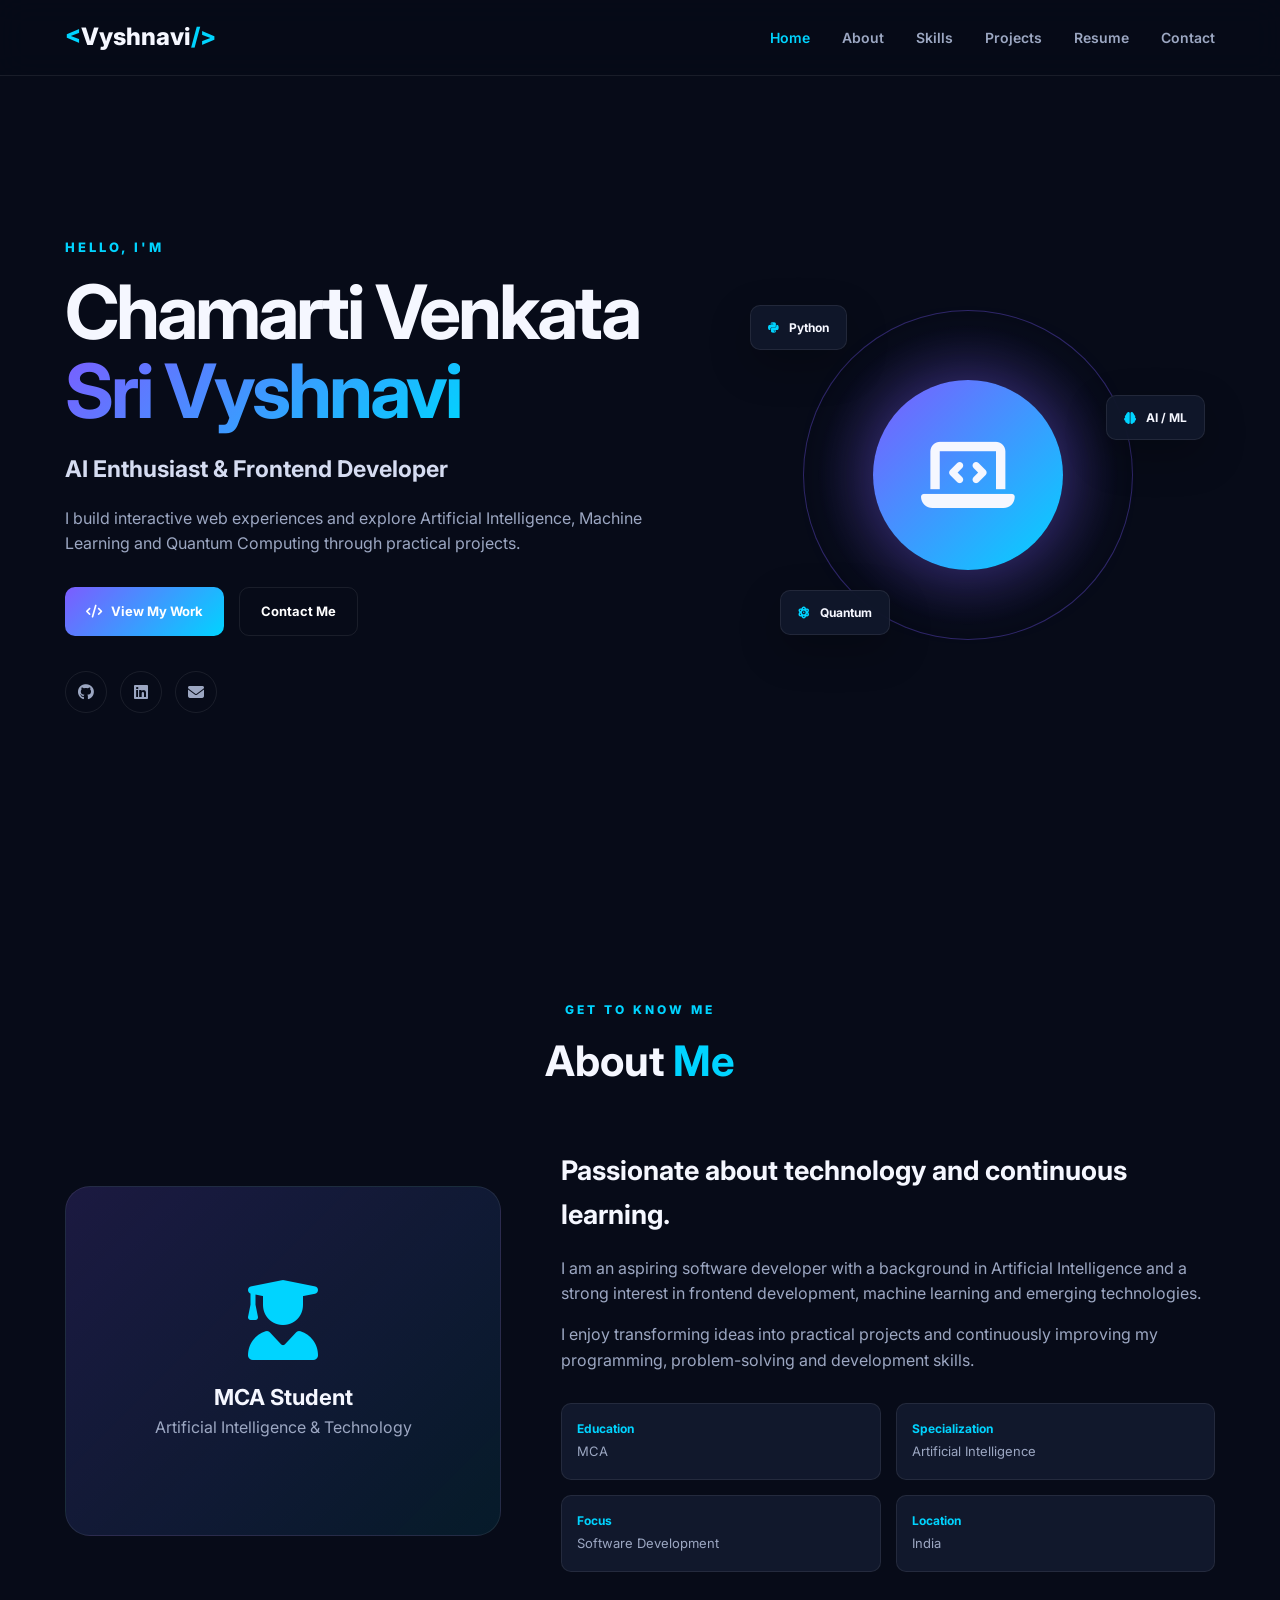
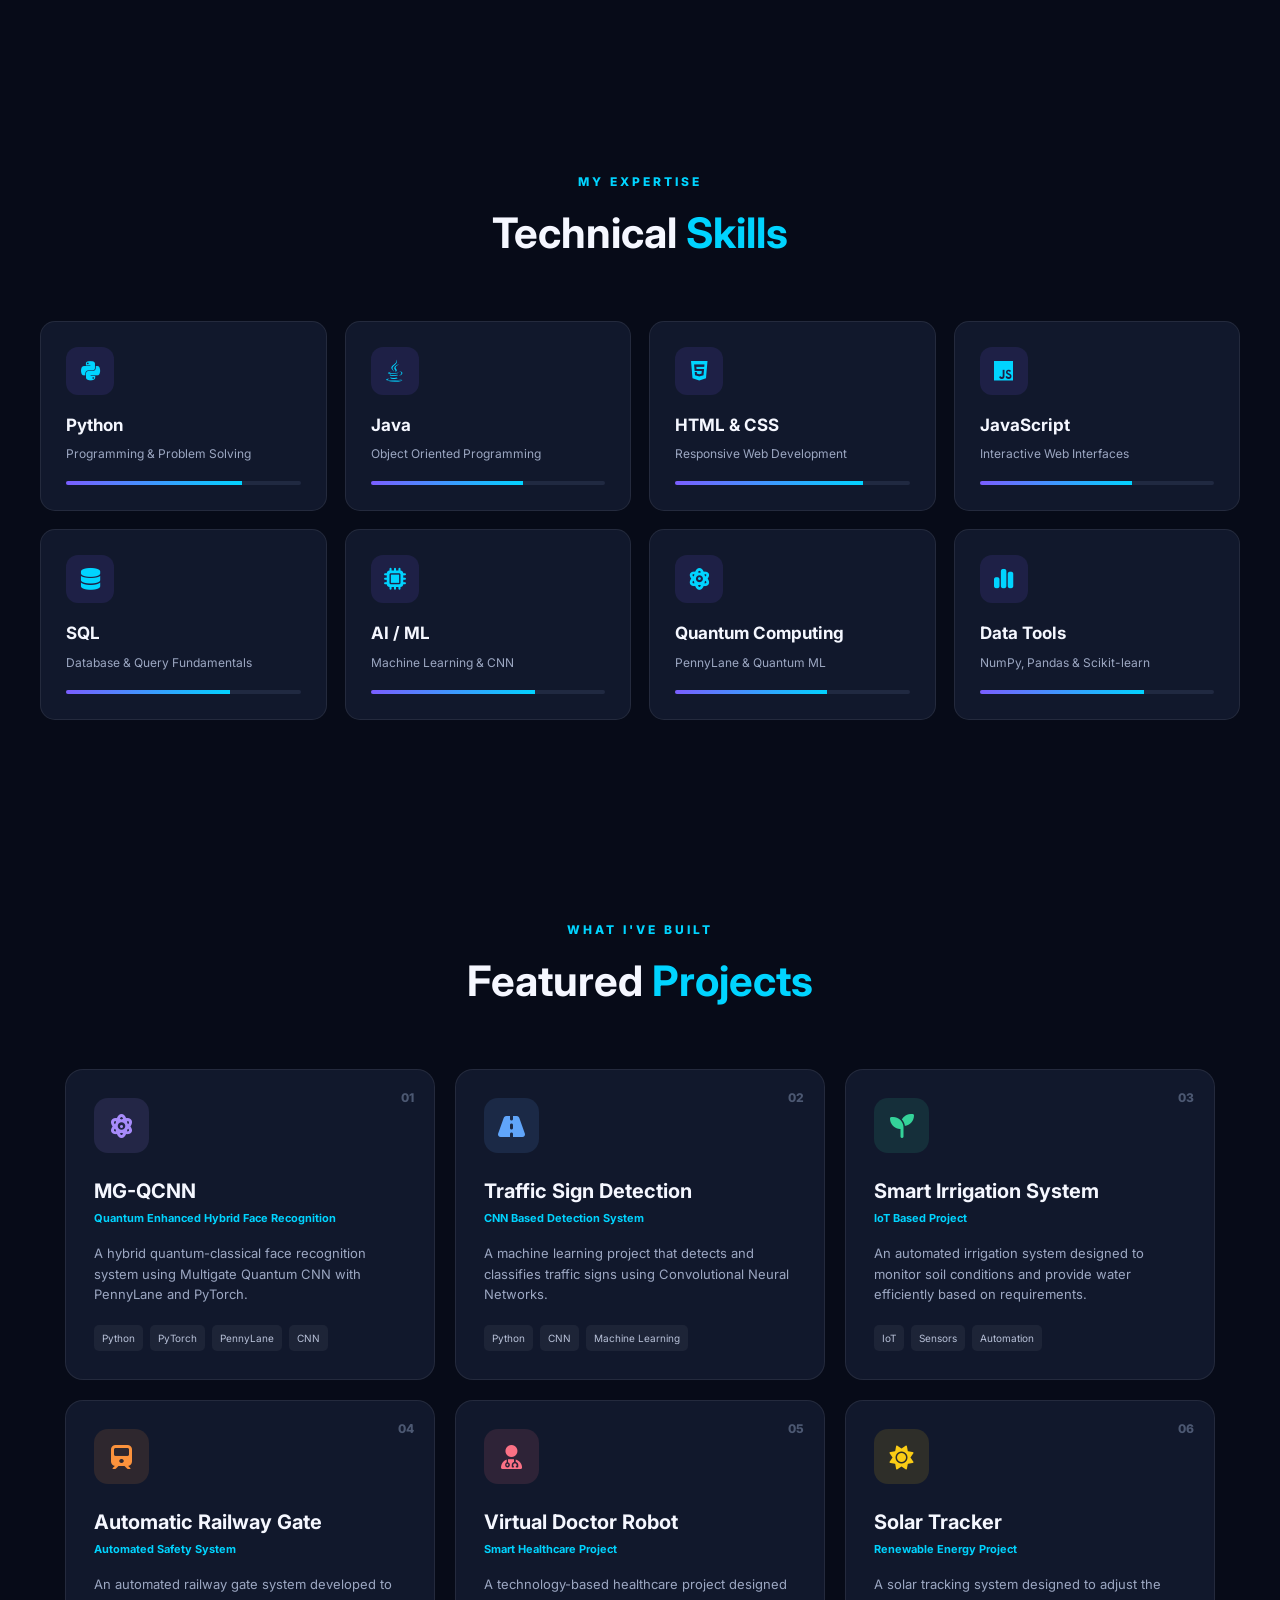
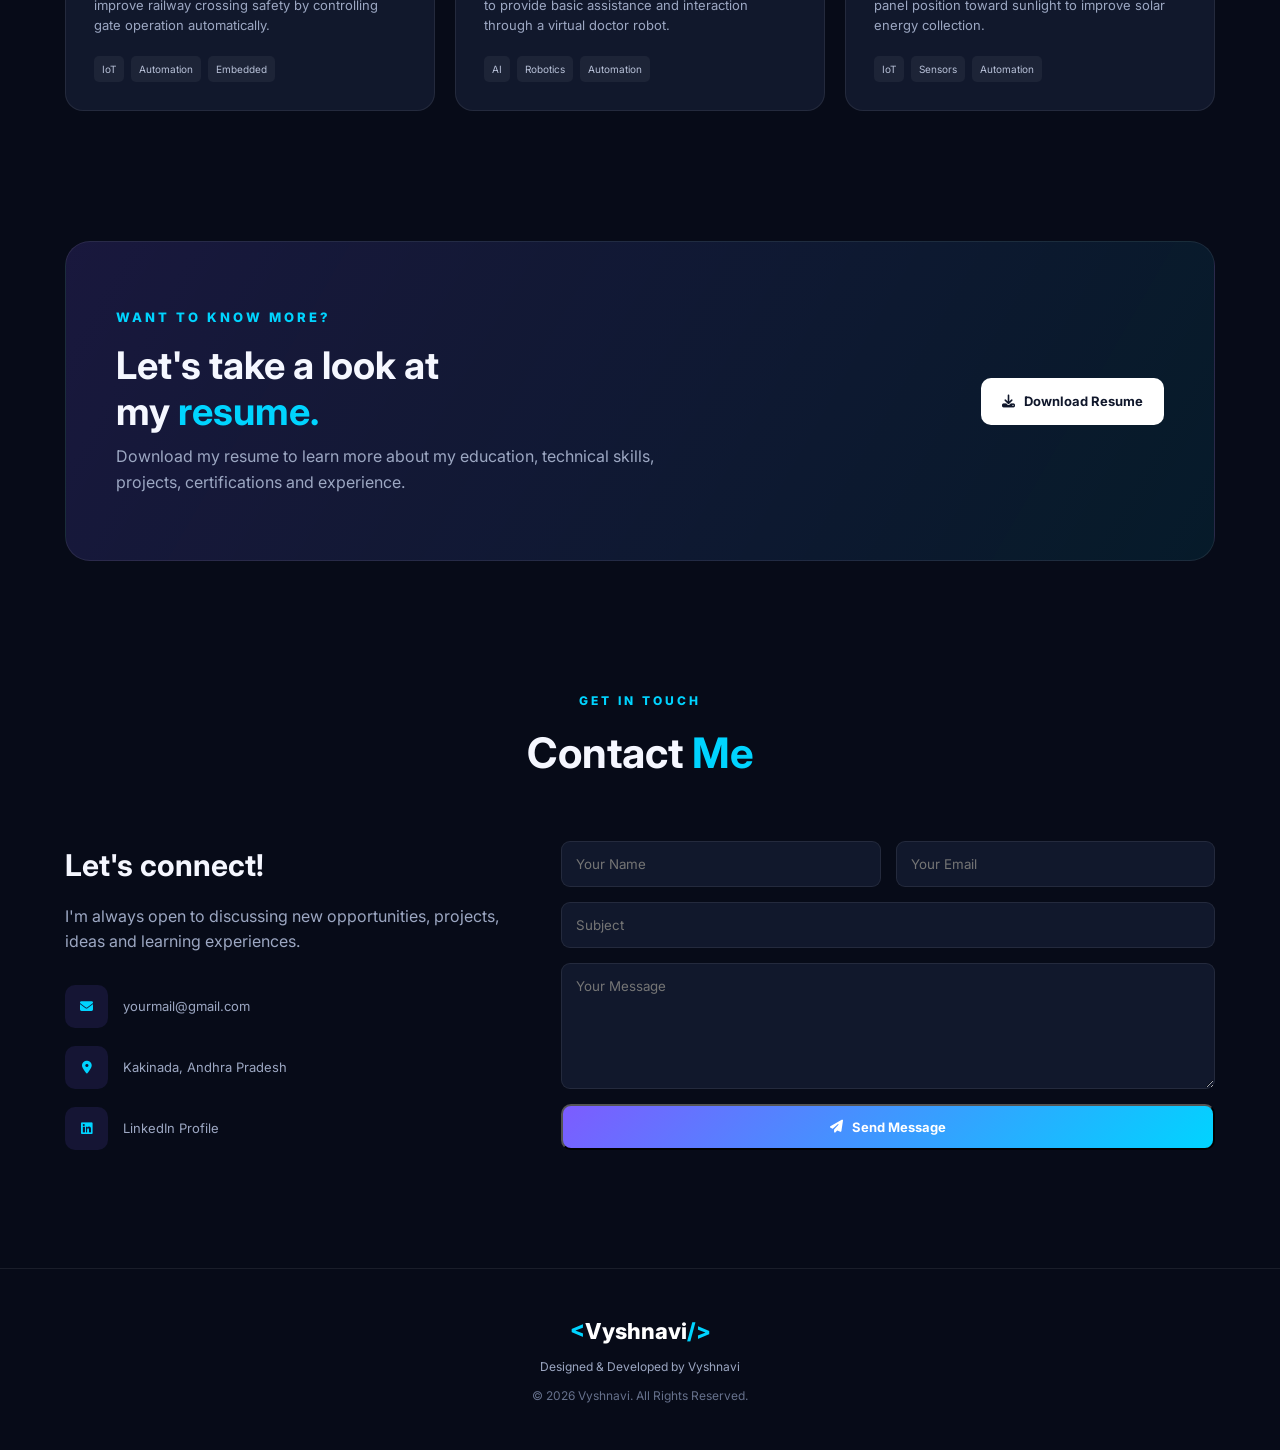
<file: TASK1_PORTFOLIO/index.html>
<!DOCTYPE html>
<html lang="en">

<head>
    <meta charset="UTF-8">
    <meta name="viewport" content="width=device-width, initial-scale=1.0">

    <title>Vyshnavi | AI & Frontend Developer</title>

    <link rel="stylesheet" href="style.css">

    <link rel="stylesheet"
        href="https://cdnjs.cloudflare.com/ajax/libs/font-awesome/6.5.2/css/all.min.css">
</head>

<body>

    <!-- NAVBAR -->

    <header>

        <nav class="navbar">

            <div class="logo">
                <span>&lt;</span>Vyshnavi<span>/&gt;</span>
            </div>

            <button class="menu-btn" id="menuBtn">
                <i class="fa-solid fa-bars"></i>
            </button>

            <ul class="nav-links" id="navLinks">

                <li><a href="#home">Home</a></li>

                <li><a href="#about">About</a></li>

                <li><a href="#skills">Skills</a></li>

                <li><a href="#projects">Projects</a></li>

                <li><a href="#resume">Resume</a></li>

                <li><a href="#contact">Contact</a></li>

            </ul>

        </nav>

    </header>


    <!-- HOME -->

    <section class="hero" id="home">

        <div class="hero-content">

            <p class="small-heading">
                HELLO, I'M
            </p>

            <h1>
                Chamarti Venkata<br>
                <span>Sri Vyshnavi</span>
            </h1>

            <h2>
                AI Enthusiast & Frontend Developer
            </h2>

            <p class="hero-text">

                I build interactive web experiences and explore
                Artificial Intelligence, Machine Learning and
                Quantum Computing through practical projects.

            </p>

            <div class="hero-buttons">

                <a href="#projects" class="btn primary-btn">
                    <i class="fa-solid fa-code"></i>
                    View My Work
                </a>

                <a href="#contact" class="btn secondary-btn">
                    Contact Me
                </a>

            </div>


            <div class="social-links">

                <a href="#" title="GitHub">
                    <i class="fa-brands fa-github"></i>
                </a>

                <a href="#" title="LinkedIn">
                    <i class="fa-brands fa-linkedin"></i>
                </a>

                <a href="mailto:yourmail@gmail.com" title="Email">
                    <i class="fa-solid fa-envelope"></i>
                </a>

            </div>

        </div>


        <div class="hero-visual">

            <div class="circle">

                <div class="profile-icon">
                    <i class="fa-solid fa-laptop-code"></i>
                </div>

            </div>

            <div class="floating-card card-one">
                <i class="fa-brands fa-python"></i>
                Python
            </div>

            <div class="floating-card card-two">
                <i class="fa-solid fa-brain"></i>
                AI / ML
            </div>

            <div class="floating-card card-three">
                <i class="fa-solid fa-atom"></i>
                Quantum
            </div>

        </div>

    </section>


    <!-- ABOUT -->

    <section class="section" id="about">

        <div class="section-heading">

            <p>GET TO KNOW ME</p>

            <h2>About <span>Me</span></h2>

        </div>


        <div class="about-grid">

            <div class="about-image">

                <div class="about-box">

                    <i class="fa-solid fa-user-graduate"></i>

                    <h3>MCA Student</h3>

                    <p>
                        Artificial Intelligence & Technology
                    </p>

                </div>

            </div>


            <div class="about-content">

                <h3>
                    Passionate about technology and continuous learning.
                </h3>

                <p>

                    I am an aspiring software developer with a background
                    in Artificial Intelligence and a strong interest in
                    frontend development, machine learning and emerging
                    technologies.

                </p>

                <p>

                    I enjoy transforming ideas into practical projects
                    and continuously improving my programming,
                    problem-solving and development skills.

                </p>


                <div class="about-info">

                    <div>
                        <strong>Education</strong>
                        <span>MCA</span>
                    </div>

                    <div>
                        <strong>Specialization</strong>
                        <span>Artificial Intelligence</span>
                    </div>

                    <div>
                        <strong>Focus</strong>
                        <span>Software Development</span>
                    </div>

                    <div>
                        <strong>Location</strong>
                        <span>India</span>
                    </div>

                </div>

            </div>

        </div>

    </section>


    <!-- SKILLS -->

    <section class="section skills-section" id="skills">

        <div class="section-heading">

            <p>MY EXPERTISE</p>

            <h2>Technical <span>Skills</span></h2>

        </div>


        <div class="skills-grid">


            <div class="skill-card">

                <div class="skill-icon">
                    <i class="fa-brands fa-python"></i>
                </div>

                <h3>Python</h3>

                <p>
                    Programming & Problem Solving
                </p>

                <div class="skill-bar">
                    <span style="width: 75%"></span>
                </div>

            </div>


            <div class="skill-card">

                <div class="skill-icon">
                    <i class="fa-brands fa-java"></i>
                </div>

                <h3>Java</h3>

                <p>
                    Object Oriented Programming
                </p>

                <div class="skill-bar">
                    <span style="width: 65%"></span>
                </div>

            </div>


            <div class="skill-card">

                <div class="skill-icon">
                    <i class="fa-brands fa-html5"></i>
                </div>

                <h3>HTML & CSS</h3>

                <p>
                    Responsive Web Development
                </p>

                <div class="skill-bar">
                    <span style="width: 80%"></span>
                </div>

            </div>


            <div class="skill-card">

                <div class="skill-icon">
                    <i class="fa-brands fa-js"></i>
                </div>

                <h3>JavaScript</h3>

                <p>
                    Interactive Web Interfaces
                </p>

                <div class="skill-bar">
                    <span style="width: 65%"></span>
                </div>

            </div>


            <div class="skill-card">

                <div class="skill-icon">
                    <i class="fa-solid fa-database"></i>
                </div>

                <h3>SQL</h3>

                <p>
                    Database & Query Fundamentals
                </p>

                <div class="skill-bar">
                    <span style="width: 70%"></span>
                </div>

            </div>


            <div class="skill-card">

                <div class="skill-icon">
                    <i class="fa-solid fa-microchip"></i>
                </div>

                <h3>AI / ML</h3>

                <p>
                    Machine Learning & CNN
                </p>

                <div class="skill-bar">
                    <span style="width: 70%"></span>
                </div>

            </div>


            <div class="skill-card">

                <div class="skill-icon">
                    <i class="fa-solid fa-atom"></i>
                </div>

                <h3>Quantum Computing</h3>

                <p>
                    PennyLane & Quantum ML
                </p>

                <div class="skill-bar">
                    <span style="width: 65%"></span>
                </div>

            </div>


            <div class="skill-card">

                <div class="skill-icon">
                    <i class="fa-solid fa-chart-simple"></i>
                </div>

                <h3>Data Tools</h3>

                <p>
                    NumPy, Pandas & Scikit-learn
                </p>

                <div class="skill-bar">
                    <span style="width: 70%"></span>
                </div>

            </div>

        </div>

    </section>


    <!-- PROJECTS -->

    <section class="section" id="projects">

        <div class="section-heading">

            <p>WHAT I'VE BUILT</p>

            <h2>Featured <span>Projects</span></h2>

        </div>


        <div class="projects-grid">


            <!-- PROJECT 1 -->

            <div class="project-card">

                <div class="project-number">
                    01
                </div>

                <div class="project-icon quantum">
                    <i class="fa-solid fa-atom"></i>
                </div>

                <h3>
                    MG-QCNN
                </h3>

                <p class="project-subtitle">
                    Quantum Enhanced Hybrid Face Recognition
                </p>

                <p>
                    A hybrid quantum-classical face recognition
                    system using Multigate Quantum CNN with
                    PennyLane and PyTorch.
                </p>

                <div class="tech-tags">

                    <span>Python</span>
                    <span>PyTorch</span>
                    <span>PennyLane</span>
                    <span>CNN</span>

                </div>

            </div>


            <!-- PROJECT 2 -->

            <div class="project-card">

                <div class="project-number">
                    02
                </div>

                <div class="project-icon ai">
                    <i class="fa-solid fa-road"></i>
                </div>

                <h3>
                    Traffic Sign Detection
                </h3>

                <p class="project-subtitle">
                    CNN Based Detection System
                </p>

                <p>
                    A machine learning project that detects and
                    classifies traffic signs using Convolutional
                    Neural Networks.
                </p>

                <div class="tech-tags">

                    <span>Python</span>
                    <span>CNN</span>
                    <span>Machine Learning</span>

                </div>

            </div>


            <!-- PROJECT 3 -->

            <div class="project-card">

                <div class="project-number">
                    03
                </div>

                <div class="project-icon green">
                    <i class="fa-solid fa-seedling"></i>
                </div>

                <h3>
                    Smart Irrigation System
                </h3>

                <p class="project-subtitle">
                    IoT Based Project
                </p>

                <p>
                    An automated irrigation system designed to
                    monitor soil conditions and provide water
                    efficiently based on requirements.
                </p>

                <div class="tech-tags">

                    <span>IoT</span>
                    <span>Sensors</span>
                    <span>Automation</span>

                </div>

            </div>


            <!-- PROJECT 4 -->

            <div class="project-card">

                <div class="project-number">
                    04
                </div>

                <div class="project-icon orange">
                    <i class="fa-solid fa-train"></i>
                </div>

                <h3>
                    Automatic Railway Gate
                </h3>

                <p class="project-subtitle">
                    Automated Safety System
                </p>

                <p>
                    An automated railway gate system developed
                    to improve railway crossing safety by
                    controlling gate operation automatically.
                </p>

                <div class="tech-tags">

                    <span>IoT</span>
                    <span>Automation</span>
                    <span>Embedded</span>

                </div>

            </div>


            <!-- PROJECT 5 -->

            <div class="project-card">

                <div class="project-number">
                    05
                </div>

                <div class="project-icon red">
                    <i class="fa-solid fa-user-doctor"></i>
                </div>

                <h3>
                    Virtual Doctor Robot
                </h3>

                <p class="project-subtitle">
                    Smart Healthcare Project
                </p>

                <p>
                    A technology-based healthcare project designed
                    to provide basic assistance and interaction
                    through a virtual doctor robot.
                </p>

                <div class="tech-tags">

                    <span>AI</span>
                    <span>Robotics</span>
                    <span>Automation</span>

                </div>

            </div>


            <!-- PROJECT 6 -->

            <div class="project-card">

                <div class="project-number">
                    06
                </div>

                <div class="project-icon yellow">
                    <i class="fa-solid fa-sun"></i>
                </div>

                <h3>
                    Solar Tracker
                </h3>

                <p class="project-subtitle">
                    Renewable Energy Project
                </p>

                <p>
                    A solar tracking system designed to adjust
                    the panel position toward sunlight to improve
                    solar energy collection.
                </p>

                <div class="tech-tags">

                    <span>IoT</span>
                    <span>Sensors</span>
                    <span>Automation</span>

                </div>

            </div>

        </div>

    </section>


    <!-- RESUME -->

    <section class="resume-section" id="resume">

        <div class="resume-content">

            <div>

                <p class="small-heading">
                    WANT TO KNOW MORE?
                </p>

                <h2>
                    Let's take a look at<br>
                    my <span>resume.</span>
                </h2>

                <p>
                    Download my resume to learn more about my
                    education, technical skills, projects,
                    certifications and experience.
                </p>

            </div>


            <a href="resume.pdf"
               download
               class="btn resume-btn">

                <i class="fa-solid fa-download"></i>

                Download Resume

            </a>

        </div>

    </section>


    <!-- CONTACT -->

    <section class="section contact-section" id="contact">

        <div class="section-heading">

            <p>GET IN TOUCH</p>

            <h2>Contact <span>Me</span></h2>

        </div>


        <div class="contact-grid">


            <div class="contact-info">

                <h3>
                    Let's connect!
                </h3>

                <p>
                    I'm always open to discussing new opportunities,
                    projects, ideas and learning experiences.
                </p>


                <div class="contact-item">

                    <div>
                        <i class="fa-solid fa-envelope"></i>
                    </div>

                    <span>
                        yourmail@gmail.com
                    </span>

                </div>


                <div class="contact-item">

                    <div>
                        <i class="fa-solid fa-location-dot"></i>
                    </div>

                    <span>
                        Kakinada, Andhra Pradesh
                    </span>

                </div>


                <div class="contact-item">

                    <div>
                        <i class="fa-brands fa-linkedin"></i>
                    </div>

                    <span>
                        LinkedIn Profile
                    </span>

                </div>

            </div>


            <form id="contactForm" class="contact-form">

                <div class="form-row">

                    <input
                        type="text"
                        id="name"
                        placeholder="Your Name">

                    <input
                        type="email"
                        id="email"
                        placeholder="Your Email">

                </div>


                <input
                    type="text"
                    id="subject"
                    placeholder="Subject">


                <textarea
                    id="message"
                    rows="6"
                    placeholder="Your Message"></textarea>


                <button
                    type="submit"
                    class="btn primary-btn">

                    <i class="fa-solid fa-paper-plane"></i>

                    Send Message

                </button>


                <p id="formMessage"></p>

            </form>

        </div>

    </section>


    <!-- FOOTER -->

    <footer>

        <div class="footer-logo">

            <span>&lt;</span>Vyshnavi<span>/&gt;</span>

        </div>

        <p>
            Designed & Developed by Vyshnavi
        </p>

        <p class="copyright">
            © 2026 Vyshnavi. All Rights Reserved.
        </p>

    </footer>


    <!-- BACK TO TOP -->

    <button id="topBtn" class="top-btn">

        <i class="fa-solid fa-arrow-up"></i>

    </button>


    <script src="script.js"></script>

</body>

</html>
</file>
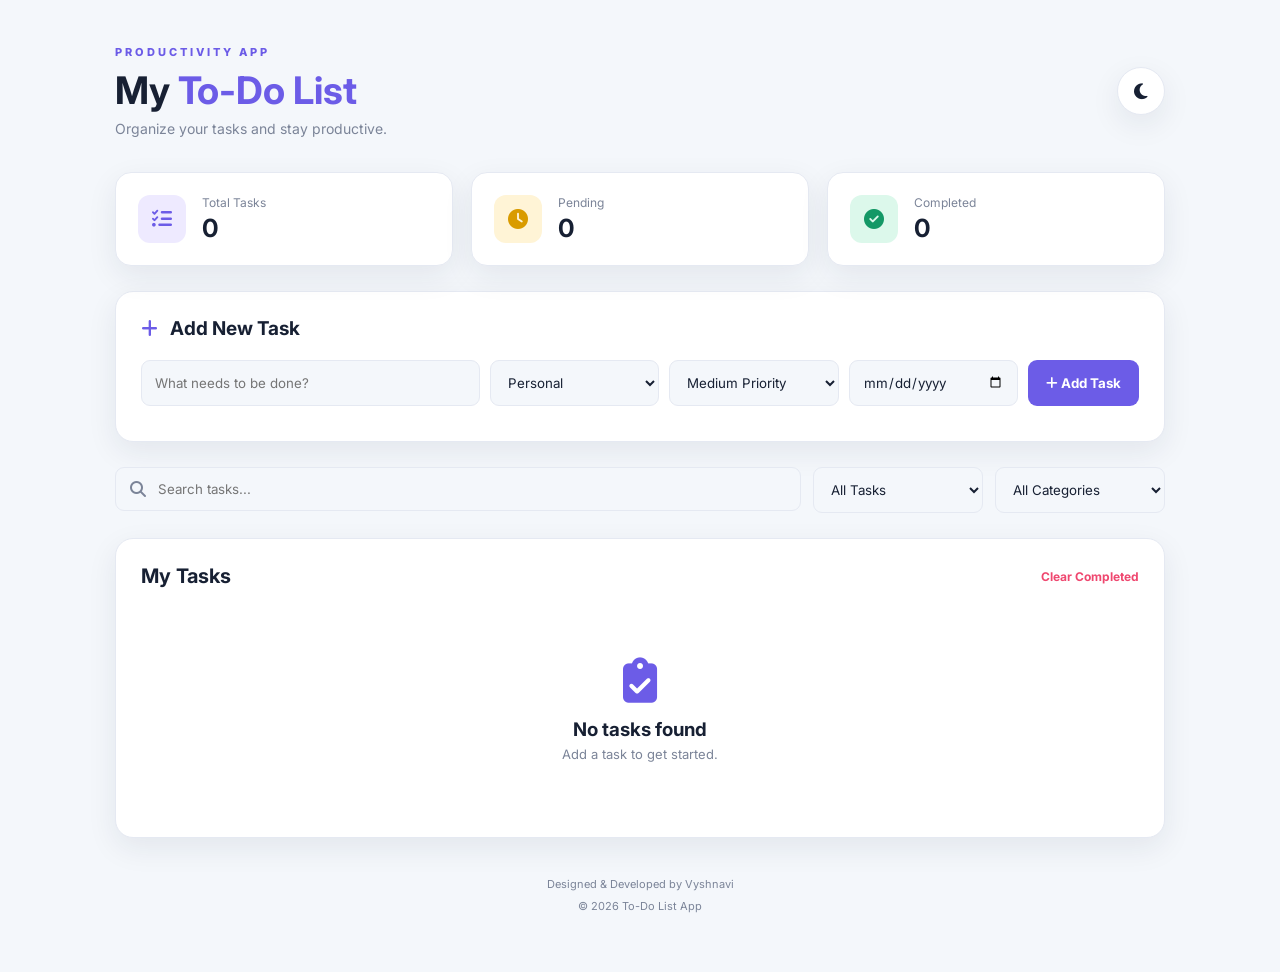
<file: TASK2_TODO/index.html>
<!DOCTYPE html>
<html lang="en">

<head>
    <meta charset="UTF-8">
    <meta name="viewport" content="width=device-width, initial-scale=1.0">

    <title>Vyshnavi | To-Do List</title>

    <link rel="stylesheet"
        href="https://cdnjs.cloudflare.com/ajax/libs/font-awesome/6.5.2/css/all.min.css">

    <link rel="stylesheet" href="style.css">
</head>

<body>

    <div class="app">

        <!-- Header -->
        <header class="header">
            <div>
                <p class="small-title">PRODUCTIVITY APP</p>
                <h1>My <span>To-Do List</span></h1>
                <p class="subtitle">Organize your tasks and stay productive.</p>
            </div>

            <button id="themeBtn" class="theme-btn" title="Toggle Dark Mode">
                <i class="fa-solid fa-moon"></i>
            </button>
        </header>

        <!-- Summary -->
        <section class="summary">

            <div class="summary-card">
                <div class="summary-icon total">
                    <i class="fa-solid fa-list-check"></i>
                </div>
                <div>
                    <p>Total Tasks</p>
                    <h2 id="totalTasks">0</h2>
                </div>
            </div>

            <div class="summary-card">
                <div class="summary-icon pending">
                    <i class="fa-solid fa-clock"></i>
                </div>
                <div>
                    <p>Pending</p>
                    <h2 id="pendingTasks">0</h2>
                </div>
            </div>

            <div class="summary-card">
                <div class="summary-icon completed">
                    <i class="fa-solid fa-circle-check"></i>
                </div>
                <div>
                    <p>Completed</p>
                    <h2 id="completedTasks">0</h2>
                </div>
            </div>

        </section>

        <!-- Add Task -->
        <section class="add-task-card">

            <h2>
                <i class="fa-solid fa-plus"></i>
                Add New Task
            </h2>

            <div class="task-form">

                <input type="text"
                    id="taskInput"
                    placeholder="What needs to be done?">

                <select id="categoryInput">
                    <option value="Personal">Personal</option>
                    <option value="Work">Work</option>
                    <option value="Study">Study</option>
                    <option value="Other">Other</option>
                </select>

                <select id="priorityInput">
                    <option value="Low">Low Priority</option>
                    <option value="Medium" selected>Medium Priority</option>
                    <option value="High">High Priority</option>
                </select>

                <input type="date" id="dateInput">

                <button id="addBtn" class="add-btn">
                    <i class="fa-solid fa-plus"></i>
                    Add Task
                </button>

            </div>

            <p id="errorMessage"></p>

        </section>

        <!-- Search and Filter -->
        <section class="controls">

            <div class="search-box">
                <i class="fa-solid fa-magnifying-glass"></i>
                <input type="text"
                    id="searchInput"
                    placeholder="Search tasks...">
            </div>

            <select id="filterInput">
                <option value="all">All Tasks</option>
                <option value="pending">Pending</option>
                <option value="completed">Completed</option>
            </select>

            <select id="categoryFilter">
                <option value="all">All Categories</option>
                <option value="Personal">Personal</option>
                <option value="Work">Work</option>
                <option value="Study">Study</option>
                <option value="Other">Other</option>
            </select>

        </section>

        <!-- Task List -->
        <section class="task-section">

            <div class="task-heading">
                <h2>My Tasks</h2>

                <button id="clearCompletedBtn">
                    Clear Completed
                </button>
            </div>

            <div id="taskList" class="task-list">
                <!-- Tasks will appear here -->
            </div>

            <div id="emptyMessage" class="empty-message">
                <i class="fa-solid fa-clipboard-check"></i>
                <h3>No tasks found</h3>
                <p>Add a task to get started.</p>
            </div>

        </section>

        <footer>
            <p>Designed & Developed by Vyshnavi</p>
            <p>© 2026 To-Do List App</p>
        </footer>

    </div>

    <script src="script.js"></script>

</body>
</html>
</file>
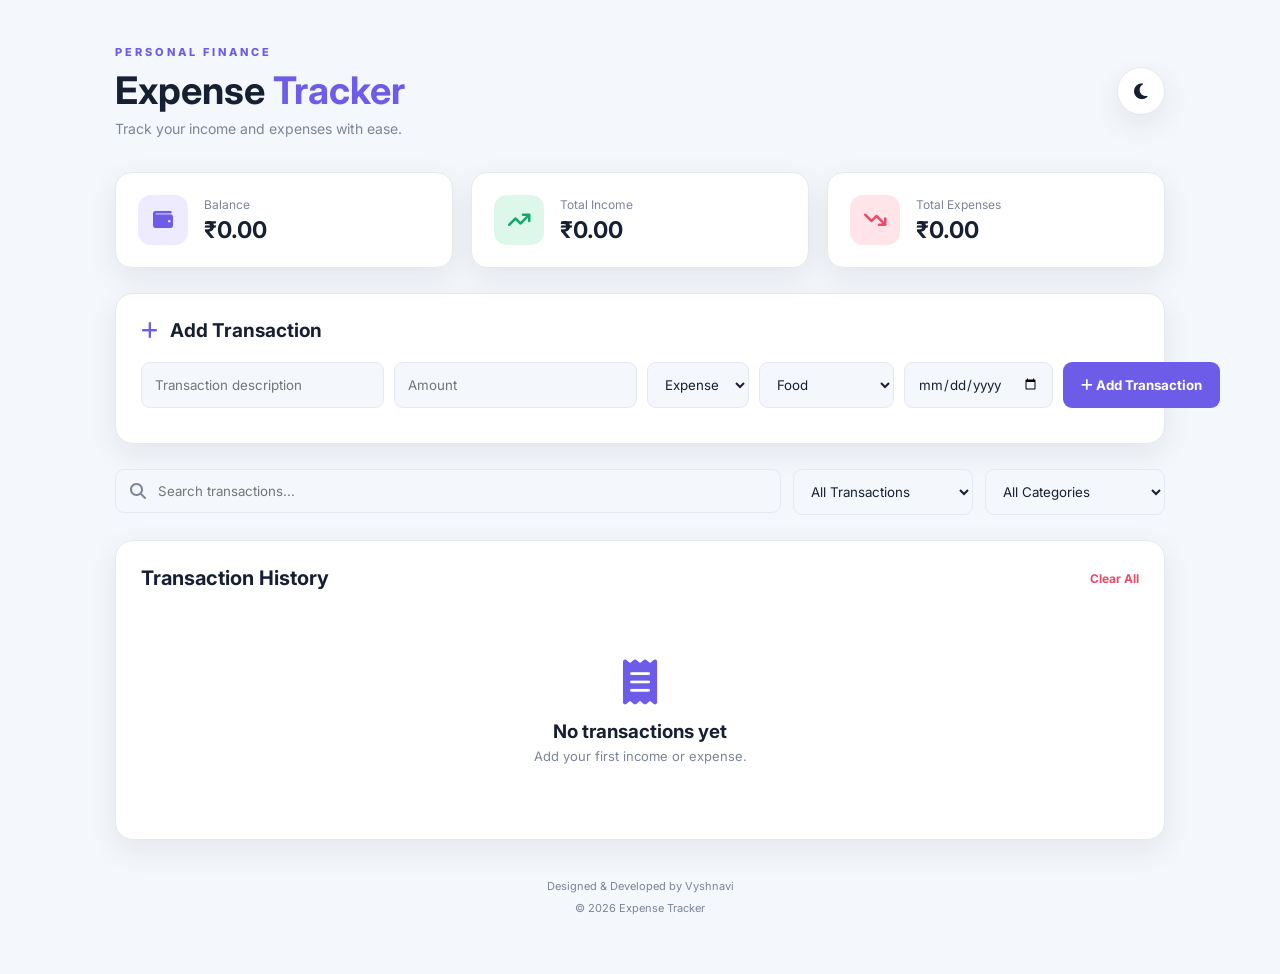
<file: TASK3_EXPENSE_TRACKER/index.html>
<!DOCTYPE html>
<html lang="en">

<head>
    <meta charset="UTF-8">
    <meta name="viewport" content="width=device-width, initial-scale=1.0">

    <title>Vyshnavi | Expense Tracker</title>

    <link rel="stylesheet"
        href="https://cdnjs.cloudflare.com/ajax/libs/font-awesome/6.5.2/css/all.min.css">

    <link rel="stylesheet" href="style.css">
</head>

<body>

    <div class="app">

        <!-- HEADER -->
        <header class="header">

            <div>
                <p class="small-title">PERSONAL FINANCE</p>

                <h1>Expense <span>Tracker</span></h1>

                <p class="subtitle">
                    Track your income and expenses with ease.
                </p>
            </div>

            <button id="themeBtn" class="theme-btn">
                <i class="fa-solid fa-moon"></i>
            </button>

        </header>


        <!-- SUMMARY CARDS -->
        <section class="summary">

            <div class="summary-card balance-card">

                <div class="summary-icon balance-icon">
                    <i class="fa-solid fa-wallet"></i>
                </div>

                <div>
                    <p>Balance</p>
                    <h2 id="balance">₹0.00</h2>
                </div>

            </div>


            <div class="summary-card">

                <div class="summary-icon income-icon">
                    <i class="fa-solid fa-arrow-trend-up"></i>
                </div>

                <div>
                    <p>Total Income</p>
                    <h2 id="totalIncome">₹0.00</h2>
                </div>

            </div>


            <div class="summary-card">

                <div class="summary-icon expense-icon">
                    <i class="fa-solid fa-arrow-trend-down"></i>
                </div>

                <div>
                    <p>Total Expenses</p>
                    <h2 id="totalExpense">₹0.00</h2>
                </div>

            </div>

        </section>


        <!-- ADD TRANSACTION -->
        <section class="transaction-card">

            <h2>
                <i class="fa-solid fa-plus"></i>
                Add Transaction
            </h2>

            <div class="transaction-form">

                <input
                    type="text"
                    id="description"
                    placeholder="Transaction description">


                <input
                    type="number"
                    id="amount"
                    placeholder="Amount"
                    min="0">


                <select id="type">

                    <option value="expense">
                        Expense
                    </option>

                    <option value="income">
                        Income
                    </option>

                </select>


                <select id="category">

                    <option value="Food">
                        Food
                    </option>

                    <option value="Transport">
                        Transport
                    </option>

                    <option value="Shopping">
                        Shopping
                    </option>

                    <option value="Bills">
                        Bills
                    </option>

                    <option value="Education">
                        Education
                    </option>

                    <option value="Entertainment">
                        Entertainment
                    </option>

                    <option value="Salary">
                        Salary
                    </option>

                    <option value="Other">
                        Other
                    </option>

                </select>


                <input
                    type="date"
                    id="date">


                <button id="addBtn" class="add-btn">

                    <i class="fa-solid fa-plus"></i>

                    Add Transaction

                </button>

            </div>

            <p id="errorMessage"></p>

        </section>


        <!-- SEARCH AND FILTER -->
        <section class="controls">

            <div class="search-box">

                <i class="fa-solid fa-magnifying-glass"></i>

                <input
                    type="text"
                    id="searchInput"
                    placeholder="Search transactions...">

            </div>


            <select id="typeFilter">

                <option value="all">
                    All Transactions
                </option>

                <option value="income">
                    Income
                </option>

                <option value="expense">
                    Expenses
                </option>

            </select>


            <select id="categoryFilter">

                <option value="all">
                    All Categories
                </option>

                <option value="Food">
                    Food
                </option>

                <option value="Transport">
                    Transport
                </option>

                <option value="Shopping">
                    Shopping
                </option>

                <option value="Bills">
                    Bills
                </option>

                <option value="Education">
                    Education
                </option>

                <option value="Entertainment">
                    Entertainment
                </option>

                <option value="Salary">
                    Salary
                </option>

                <option value="Other">
                    Other
                </option>

            </select>

        </section>


        <!-- TRANSACTION HISTORY -->
        <section class="history-card">

            <div class="history-header">

                <h2>
                    Transaction History
                </h2>

                <button id="clearBtn">
                    Clear All
                </button>

            </div>


            <div id="transactionList">

                <!-- Transactions appear here -->

            </div>


            <div id="emptyMessage" class="empty-message">

                <i class="fa-solid fa-receipt"></i>

                <h3>No transactions yet</h3>

                <p>
                    Add your first income or expense.
                </p>

            </div>

        </section>


        <!-- FOOTER -->

        <footer>

            <p>
                Designed & Developed by Vyshnavi
            </p>

            <p>
                © 2026 Expense Tracker
            </p>

        </footer>

    </div>


    <script src="script.js"></script>

</body>

</html>
</file>
<file: TASK1_PORTFOLIO/style.css>
@import url('https://fonts.googleapis.com/css2?family=Inter:wght@400;500;600;700;800&display=swap');


/* ================= VARIABLES ================= */

:root {

    --bg: #070b18;

    --bg-light: #0d1326;

    --card: #11182c;

    --primary: #7c5cff;

    --secondary: #00d4ff;

    --text: #f5f7ff;

    --muted: #9ca7c2;

    --border: rgba(255,255,255,0.08);

    --gradient:
        linear-gradient(
            135deg,
            #7c5cff,
            #00d4ff
        );

}


/* ================= RESET ================= */

* {

    margin: 0;

    padding: 0;

    box-sizing: border-box;

    scroll-behavior: smooth;

}


body {

    font-family: 'Inter', sans-serif;

    background: var(--bg);

    color: var(--text);

    line-height: 1.6;

    overflow-x: hidden;

}


a {

    text-decoration: none;

    color: inherit;

}


button,
input,
textarea {

    font-family: inherit;

}


/* ================= HEADER ================= */

header {

    position: fixed;

    top: 0;

    width: 100%;

    z-index: 1000;

    background: rgba(7,11,24,0.85);

    backdrop-filter: blur(15px);

    border-bottom: 1px solid var(--border);

}


.navbar {

    max-width: 1200px;

    margin: auto;

    height: 75px;

    padding: 0 25px;

    display: flex;

    justify-content: space-between;

    align-items: center;

}


.logo {

    font-size: 24px;

    font-weight: 800;

}


.logo span {

    color: var(--secondary);

}


.nav-links {

    list-style: none;

    display: flex;

    gap: 32px;

}


.nav-links a {

    color: var(--muted);

    font-size: 14px;

    font-weight: 600;

    transition: 0.3s;

}


.nav-links a:hover {

    color: var(--secondary);

}


.menu-btn {

    display: none;

    background: none;

    border: none;

    color: white;

    font-size: 23px;

    cursor: pointer;

}


/* ================= HERO ================= */

.hero {

    min-height: 100vh;

    max-width: 1200px;

    margin: auto;

    padding: 130px 25px 80px;

    display: grid;

    grid-template-columns: 1.1fr 0.9fr;

    align-items: center;

    gap: 50px;

}


.small-heading {

    color: var(--secondary);

    font-size: 13px;

    letter-spacing: 3px;

    font-weight: 800;

    margin-bottom: 15px;

}


.hero h1 {

    font-size: clamp(42px, 6vw, 75px);

    line-height: 1.05;

    letter-spacing: -3px;

}


.hero h1 span {

    background: var(--gradient);

    -webkit-background-clip: text;

    -webkit-text-fill-color: transparent;

}


.hero h2 {

    margin-top: 20px;

    font-size: 23px;

    color: #d5dcf1;

}


.hero-text {

    max-width: 600px;

    margin-top: 18px;

    color: var(--muted);

}


.hero-buttons {

    display: flex;

    gap: 15px;

    margin-top: 30px;

}


.btn {

    display: inline-flex;

    align-items: center;

    justify-content: center;

    gap: 9px;

    padding: 13px 21px;

    border-radius: 10px;

    font-size: 13px;

    font-weight: 700;

    transition: 0.3s;

}


.primary-btn {

    color: white;

    background: var(--gradient);

}


.primary-btn:hover {

    transform: translateY(-3px);

    box-shadow:
        0 12px 30px rgba(124,92,255,0.3);

}


.secondary-btn {

    border: 1px solid var(--border);

    color: white;

}


.secondary-btn:hover {

    border-color: var(--secondary);

    color: var(--secondary);

}


.social-links {

    display: flex;

    gap: 13px;

    margin-top: 35px;

}


.social-links a {

    width: 42px;

    height: 42px;

    border: 1px solid var(--border);

    border-radius: 50%;

    display: flex;

    align-items: center;

    justify-content: center;

    color: var(--muted);

    transition: 0.3s;

}


.social-links a:hover {

    color: var(--secondary);

    border-color: var(--secondary);

    transform: translateY(-3px);

}


/* ================= HERO VISUAL ================= */

.hero-visual {

    position: relative;

    height: 480px;

    display: flex;

    justify-content: center;

    align-items: center;

}


.circle {

    width: 330px;

    height: 330px;

    border-radius: 50%;

    background:
        radial-gradient(
            circle,
            rgba(124,92,255,0.25),
            transparent 65%
        );

    border: 1px solid rgba(124,92,255,0.35);

    display: flex;

    align-items: center;

    justify-content: center;

    animation: float 5s ease-in-out infinite;

}


.profile-icon {

    width: 190px;

    height: 190px;

    border-radius: 50%;

    background: var(--gradient);

    display: flex;

    align-items: center;

    justify-content: center;

    font-size: 75px;

    box-shadow:
        0 0 70px rgba(124,92,255,0.4);

}


.floating-card {

    position: absolute;

    background: rgba(17,24,44,0.9);

    border: 1px solid var(--border);

    backdrop-filter: blur(10px);

    padding: 12px 17px;

    border-radius: 10px;

    font-size: 12px;

    font-weight: 700;

    box-shadow:
        0 15px 40px rgba(0,0,0,0.25);

}


.floating-card i {

    color: var(--secondary);

    margin-right: 7px;

}


.card-one {

    top: 70px;

    left: 30px;

}


.card-two {

    right: 10px;

    top: 160px;

}


.card-three {

    bottom: 80px;

    left: 60px;

}


@keyframes float {

    0%,100% {

        transform: translateY(0);

    }

    50% {

        transform: translateY(-15px);

    }

}


/* ================= SECTION ================= */

.section {

    max-width: 1200px;

    margin: auto;

    padding: 100px 25px;

}


.section-heading {

    text-align: center;

    margin-bottom: 55px;

}


.section-heading p {

    color: var(--secondary);

    font-size: 12px;

    letter-spacing: 3px;

    font-weight: 800;

}


.section-heading h2 {

    font-size: 42px;

    margin-top: 8px;

}


.section-heading span {

    color: var(--secondary);

}


/* ================= ABOUT ================= */

.about-grid {

    display: grid;

    grid-template-columns: 0.8fr 1.2fr;

    gap: 60px;

    align-items: center;

}


.about-image {

    min-height: 350px;

    border-radius: 25px;

    background:
        linear-gradient(
            135deg,
            rgba(124,92,255,0.18),
            rgba(0,212,255,0.08)
        );

    border: 1px solid var(--border);

    display: flex;

    align-items: center;

    justify-content: center;

}


.about-box {

    text-align: center;

}


.about-box i {

    font-size: 80px;

    color: var(--secondary);

}


.about-box h3 {

    margin-top: 20px;

    font-size: 22px;

}


.about-box p {

    color: var(--muted);

}


.about-content h3 {

    font-size: 27px;

    margin-bottom: 20px;

}


.about-content > p {

    color: var(--muted);

    margin-bottom: 15px;

}


.about-info {

    margin-top: 30px;

    display: grid;

    grid-template-columns: 1fr 1fr;

    gap: 15px;

}


.about-info div {

    padding: 15px;

    border: 1px solid var(--border);

    border-radius: 10px;

    background: var(--card);

}


.about-info strong {

    display: block;

    font-size: 12px;

    color: var(--secondary);

}


.about-info span {

    font-size: 13px;

    color: var(--muted);

}


/* ================= SKILLS ================= */

.skills-section {

    max-width: 1250px;

}


.skills-grid {

    display: grid;

    grid-template-columns:
        repeat(4, 1fr);

    gap: 18px;

}


.skill-card {

    background: var(--card);

    border: 1px solid var(--border);

    padding: 25px;

    border-radius: 15px;

    transition: 0.3s;

}


.skill-card:hover {

    transform: translateY(-7px);

    border-color:
        rgba(0,212,255,0.4);

}


.skill-icon {

    width: 48px;

    height: 48px;

    border-radius: 12px;

    background:
        rgba(124,92,255,0.12);

    color: var(--secondary);

    display: flex;

    align-items: center;

    justify-content: center;

    font-size: 22px;

    margin-bottom: 17px;

}


.skill-card h3 {

    font-size: 17px;

}


.skill-card p {

    color: var(--muted);

    font-size: 12px;

    margin-top: 5px;

}


.skill-bar {

    height: 4px;

    background: #202941;

    margin-top: 18px;

    border-radius: 10px;

    overflow: hidden;

}


.skill-bar span {

    display: block;

    height: 100%;

    background: var(--gradient);

}


/* ================= PROJECTS ================= */

.projects-grid {

    display: grid;

    grid-template-columns:
        repeat(3, 1fr);

    gap: 20px;

}


.project-card {

    position: relative;

    background: var(--card);

    border: 1px solid var(--border);

    padding: 28px;

    border-radius: 18px;

    overflow: hidden;

    transition: 0.3s;

}


.project-card:hover {

    transform: translateY(-7px);

    border-color:
        rgba(124,92,255,0.5);

}


.project-number {

    position: absolute;

    right: 20px;

    top: 18px;

    font-size: 12px;

    color: #4c5872;

    font-weight: 800;

}


.project-icon {

    width: 55px;

    height: 55px;

    border-radius: 14px;

    display: flex;

    align-items: center;

    justify-content: center;

    font-size: 24px;

    margin-bottom: 22px;

}


.quantum {

    color: #a78bfa;

    background: rgba(167,139,250,0.12);

}


.ai {

    color: #60a5fa;

    background: rgba(96,165,250,0.12);

}


.green {

    color: #34d399;

    background: rgba(52,211,153,0.12);

}


.orange {

    color: #fb923c;

    background: rgba(251,146,60,0.12);

}


.red {

    color: #fb7185;

    background: rgba(251,113,133,0.12);

}


.yellow {

    color: #facc15;

    background: rgba(250,204,21,0.12);

}


.project-card h3 {

    font-size: 20px;

}


.project-subtitle {

    color: var(--secondary);

    font-size: 11px;

    font-weight: 700;

    margin-top: 3px;

}


.project-card > p:not(.project-subtitle) {

    color: var(--muted);

    font-size: 13px;

    margin-top: 15px;

}


.tech-tags {

    display: flex;

    flex-wrap: wrap;

    gap: 7px;

    margin-top: 20px;

}


.tech-tags span {

    padding: 5px 8px;

    background: rgba(255,255,255,0.05);

    border-radius: 5px;

    color: #b8c1d8;

    font-size: 10px;

}


/* ================= RESUME ================= */

.resume-section {

    max-width: 1150px;

    margin: 30px auto;

    padding: 65px 50px;

    border-radius: 25px;

    background:
        linear-gradient(
            120deg,
            rgba(124,92,255,0.16),
            rgba(0,212,255,0.08)
        );

    border: 1px solid var(--border);

}


.resume-content {

    display: flex;

    justify-content: space-between;

    align-items: center;

    gap: 30px;

}


.resume-content h2 {

    font-size: 38px;

    line-height: 1.2;

    margin: 10px 0;

}


.resume-content h2 span {

    color: var(--secondary);

}


.resume-content p:not(.small-heading) {

    color: var(--muted);

    max-width: 600px;

}


.resume-btn {

    background: white;

    color: #10172b;

    white-space: nowrap;

}


.resume-btn:hover {

    transform: translateY(-3px);

}


/* ================= CONTACT ================= */

.contact-grid {

    display: grid;

    grid-template-columns: 0.8fr 1.2fr;

    gap: 60px;

}


.contact-info h3 {

    font-size: 30px;

}


.contact-info > p {

    color: var(--muted);

    margin: 15px 0 30px;

}


.contact-item {

    display: flex;

    align-items: center;

    gap: 15px;

    margin-bottom: 18px;

    color: var(--muted);

    font-size: 13px;

}


.contact-item div {

    width: 43px;

    height: 43px;

    border-radius: 10px;

    background: rgba(124,92,255,0.12);

    color: var(--secondary);

    display: flex;

    align-items: center;

    justify-content: center;

}


.contact-form {

    display: flex;

    flex-direction: column;

    gap: 15px;

}


.contact-form input,
.contact-form textarea {

    width: 100%;

    border: 1px solid var(--border);

    background: var(--card);

    color: white;

    padding: 14px;

    border-radius: 9px;

    outline: none;

}


.contact-form input:focus,
.contact-form textarea:focus {

    border-color: var(--secondary);

}


.form-row {

    display: grid;

    grid-template-columns: 1fr 1fr;

    gap: 15px;

}


.contact-form textarea {

    resize: vertical;

}


#formMessage {

    font-size: 12px;

}


/* ================= FOOTER ================= */

footer {

    text-align: center;

    padding: 45px 20px;

    border-top: 1px solid var(--border);

    color: var(--muted);

}


.footer-logo {

    font-size: 22px;

    font-weight: 800;

    color: white;

    margin-bottom: 8px;

}


.footer-logo span {

    color: var(--secondary);

}


footer p {

    font-size: 12px;

}


.copyright {

    margin-top: 10px;

    color: #66718c;

}


/* ================= TOP BUTTON ================= */

.top-btn {

    position: fixed;

    right: 25px;

    bottom: 25px;

    width: 45px;

    height: 45px;

    border: none;

    border-radius: 50%;

    background: var(--gradient);

    color: white;

    cursor: pointer;

    display: none;

}


/* ================= RESPONSIVE ================= */

@media (max-width: 950px) {

    .hero {

        grid-template-columns: 1fr;

        text-align: center;

    }


    .hero-text {

        margin-left: auto;

        margin-right: auto;

    }


    .hero-buttons,
    .social-links {

        justify-content: center;

    }


    .hero-visual {

        height: 350px;

    }


    .about-grid,
    .contact-grid {

        grid-template-columns: 1fr;

    }


    .skills-grid {

        grid-template-columns:
            repeat(2, 1fr);

    }


    .projects-grid {

        grid-template-columns:
            repeat(2, 1fr);

    }


    .resume-content {

        flex-direction: column;

        align-items: flex-start;

    }

}


@media (max-width: 650px) {

    .navbar {

        height: 65px;

    }


    .menu-btn {

        display: block;

    }


    .nav-links {

        position: absolute;

        top: 65px;

        left: 0;

        width: 100%;

        background: #0b1020;

        display: none;

        flex-direction: column;

        padding: 20px 25px;

        gap: 18px;

    }


    .nav-links.active {

        display: flex;

    }


    .hero {

        padding-top: 110px;

    }


    .hero h1 {

        font-size: 45px;

    }


    .hero h2 {

        font-size: 18px;

    }


    .hero-visual {

        display: none;

    }


    .section {

        padding: 75px 18px;

    }


    .section-heading h2 {

        font-size: 34px;

    }


    .skills-grid,
    .projects-grid {

        grid-template-columns: 1fr;

    }


    .about-info {

        grid-template-columns: 1fr;

    }


    .resume-section {

        margin: 15px;

        padding: 40px 25px;

    }


    .resume-content h2 {

        font-size: 31px;

    }


    .form-row {

        grid-template-columns: 1fr;

    }

}
</file>
<file: TASK2_TODO/style.css>
@import url('https://fonts.googleapis.com/css2?family=Inter:wght@400;500;600;700;800&display=swap');

:root {
    --bg: #f4f7fb;
    --card: #ffffff;
    --text: #172033;
    --muted: #7b8498;
    --border: #e5e9f2;
    --primary: #6c5ce7;
    --primary-light: #eeeaff;
    --danger: #ef476f;
    --success: #19a974;
    --shadow: 0 10px 30px rgba(30, 40, 70, 0.08);
}

.dark {
    --bg: #0d1220;
    --card: #171e30;
    --text: #f4f6ff;
    --muted: #9ba6bd;
    --border: #293247;
    --primary: #8b7cf6;
    --primary-light: #292548;
    --shadow: 0 10px 30px rgba(0, 0, 0, 0.25);
}

* {
    margin: 0;
    padding: 0;
    box-sizing: border-box;
}

body {
    font-family: "Inter", sans-serif;
    background: var(--bg);
    color: var(--text);
    min-height: 100vh;
    transition: 0.3s;
}

button,
input,
select {
    font-family: inherit;
}

button {
    cursor: pointer;
}

.app {
    max-width: 1100px;
    margin: auto;
    padding: 45px 25px;
}

/* Header */

.header {
    display: flex;
    justify-content: space-between;
    align-items: center;
    margin-bottom: 35px;
}

.small-title {
    color: var(--primary);
    font-size: 11px;
    letter-spacing: 3px;
    font-weight: 800;
    margin-bottom: 8px;
}

.header h1 {
    font-size: 38px;
}

.header h1 span {
    color: var(--primary);
}

.subtitle {
    color: var(--muted);
    margin-top: 7px;
    font-size: 14px;
}

.theme-btn {
    width: 48px;
    height: 48px;
    border-radius: 50%;
    border: 1px solid var(--border);
    background: var(--card);
    color: var(--text);
    font-size: 18px;
    box-shadow: var(--shadow);
}

.theme-btn:hover {
    transform: rotate(20deg);
}

/* Summary */

.summary {
    display: grid;
    grid-template-columns: repeat(3, 1fr);
    gap: 18px;
    margin-bottom: 25px;
}

.summary-card {
    background: var(--card);
    border: 1px solid var(--border);
    border-radius: 16px;
    padding: 22px;
    display: flex;
    align-items: center;
    gap: 16px;
    box-shadow: var(--shadow);
}

.summary-icon {
    width: 48px;
    height: 48px;
    border-radius: 12px;
    display: flex;
    align-items: center;
    justify-content: center;
    font-size: 20px;
}

.total {
    background: #eeeaff;
    color: #6c5ce7;
}

.pending {
    background: #fff4d6;
    color: #d99b00;
}

.completed {
    background: #dcf8eb;
    color: #149866;
}

.summary-card p {
    color: var(--muted);
    font-size: 12px;
}

.summary-card h2 {
    margin-top: 3px;
    font-size: 25px;
}

/* Add Task */

.add-task-card {
    background: var(--card);
    border: 1px solid var(--border);
    border-radius: 18px;
    padding: 25px;
    box-shadow: var(--shadow);
    margin-bottom: 25px;
}

.add-task-card h2 {
    font-size: 19px;
    margin-bottom: 20px;
}

.add-task-card h2 i {
    color: var(--primary);
    margin-right: 8px;
}

.task-form {
    display: grid;
    grid-template-columns: 2fr 1fr 1fr 1fr auto;
    gap: 10px;
}

.task-form input,
.task-form select,
.controls input,
.controls select {
    border: 1px solid var(--border);
    background: var(--bg);
    color: var(--text);
    padding: 13px;
    border-radius: 9px;
    outline: none;
}

.task-form input:focus,
.task-form select:focus,
.controls input:focus,
.controls select:focus {
    border-color: var(--primary);
}

.add-btn {
    border: none;
    background: var(--primary);
    color: white;
    padding: 13px 18px;
    border-radius: 9px;
    font-weight: 700;
    white-space: nowrap;
}

.add-btn:hover {
    transform: translateY(-2px);
}

#errorMessage {
    color: var(--danger);
    font-size: 12px;
    margin-top: 10px;
}

/* Controls */

.controls {
    display: grid;
    grid-template-columns: 1fr 170px 170px;
    gap: 12px;
    margin-bottom: 25px;
}

.search-box {
    position: relative;
}

.search-box i {
    position: absolute;
    left: 15px;
    top: 14px;
    color: var(--muted);
}

.search-box input {
    width: 100%;
    padding-left: 42px;
}

/* Task section */

.task-section {
    background: var(--card);
    border: 1px solid var(--border);
    border-radius: 18px;
    padding: 25px;
    box-shadow: var(--shadow);
}

.task-heading {
    display: flex;
    justify-content: space-between;
    align-items: center;
    margin-bottom: 20px;
}

.task-heading h2 {
    font-size: 20px;
}

#clearCompletedBtn {
    border: none;
    background: transparent;
    color: var(--danger);
    font-size: 12px;
    font-weight: 700;
}

/* Task */

.task-item {
    display: flex;
    align-items: center;
    gap: 15px;
    padding: 17px;
    border: 1px solid var(--border);
    border-radius: 12px;
    margin-bottom: 12px;
    transition: 0.3s;
}

.task-item:hover {
    transform: translateY(-2px);
    box-shadow: var(--shadow);
}

.check-btn {
    width: 25px;
    height: 25px;
    border: 2px solid var(--primary);
    border-radius: 50%;
    background: transparent;
    color: white;
    flex-shrink: 0;
}

.task-item.completed .check-btn {
    background: var(--success);
    border-color: var(--success);
}

.task-item.completed .check-btn::after {
    content: "✓";
    font-size: 14px;
}

.task-content {
    flex: 1;
    min-width: 0;
}

.task-title {
    font-size: 14px;
    font-weight: 600;
    word-break: break-word;
}

.task-item.completed .task-title {
    text-decoration: line-through;
    color: var(--muted);
}

.task-meta {
    display: flex;
    flex-wrap: wrap;
    gap: 8px;
    margin-top: 7px;
}

.badge {
    padding: 4px 8px;
    border-radius: 5px;
    font-size: 9px;
    font-weight: 700;
}

.category-badge {
    background: var(--primary-light);
    color: var(--primary);
}

.priority-low {
    background: #e8f8ef;
    color: #19975e;
}

.priority-medium {
    background: #fff4d6;
    color: #c58b00;
}

.priority-high {
    background: #ffe3e8;
    color: #df3c5d;
}

.date-badge {
    color: var(--muted);
    background: var(--bg);
}

.task-actions {
    display: flex;
    gap: 7px;
}

.action-btn {
    width: 35px;
    height: 35px;
    border: 1px solid var(--border);
    background: var(--bg);
    color: var(--muted);
    border-radius: 8px;
}

.action-btn:hover {
    color: var(--primary);
    border-color: var(--primary);
}

.delete-btn:hover {
    color: var(--danger);
    border-color: var(--danger);
}

/* Empty */

.empty-message {
    text-align: center;
    padding: 50px 20px;
    color: var(--muted);
}

.empty-message i {
    font-size: 45px;
    color: var(--primary);
    margin-bottom: 15px;
}

.empty-message h3 {
    color: var(--text);
    margin-bottom: 5px;
}

.empty-message p {
    font-size: 13px;
}

/* Footer */

footer {
    text-align: center;
    padding: 35px 10px 10px;
    color: var(--muted);
    font-size: 11px;
    line-height: 2;
}

/* Responsive */

@media (max-width: 900px) {

    .task-form {
        grid-template-columns: 1fr 1fr;
    }

    .task-form input:first-child {
        grid-column: 1 / -1;
    }

    .add-btn {
        grid-column: 1 / -1;
    }

    .controls {
        grid-template-columns: 1fr 1fr;
    }

    .search-box {
        grid-column: 1 / -1;
    }
}

@media (max-width: 650px) {

    .app {
        padding: 30px 15px;
    }

    .header h1 {
        font-size: 30px;
    }

    .summary {
        grid-template-columns: 1fr;
    }

    .task-form,
    .controls {
        grid-template-columns: 1fr;
    }

    .task-form input:first-child,
    .add-btn,
    .search-box {
        grid-column: auto;
    }

    .task-item {
        align-items: flex-start;
    }

    .task-actions {
        flex-direction: column;
    }
}
</file>
<file: TASK3_EXPENSE_TRACKER/style.css>
@import url('https://fonts.googleapis.com/css2?family=Inter:wght@400;500;600;700;800&display=swap');


:root {

    --bg: #f4f7fb;

    --card: #ffffff;

    --text: #172033;

    --muted: #7c8498;

    --border: #e5e9f2;

    --primary: #6c5ce7;

    --primary-light: #eeeaff;

    --green: #18a56b;

    --green-light: #ddf8eb;

    --red: #ed4969;

    --red-light: #ffe4e9;

    --blue: #4285f4;

    --blue-light: #e4efff;

    --shadow:
        0 10px 30px rgba(30, 40, 70, 0.08);

}


.dark {

    --bg: #0d1220;

    --card: #171e30;

    --text: #f5f7ff;

    --muted: #9ca7be;

    --border: #293247;

    --primary: #8c7cf6;

    --primary-light: #2b274b;

    --green: #2bc582;

    --green-light: #183c30;

    --red: #ff6584;

    --red-light: #43202a;

    --blue: #5b9cff;

    --blue-light: #1d304d;

    --shadow:
        0 10px 30px rgba(0, 0, 0, 0.25);

}


* {

    margin: 0;

    padding: 0;

    box-sizing: border-box;

}


body {

    font-family: "Inter", sans-serif;

    background: var(--bg);

    color: var(--text);

    min-height: 100vh;

    transition: 0.3s;

}


button,
input,
select {

    font-family: inherit;

}


button {

    cursor: pointer;

}


.app {

    max-width: 1100px;

    margin: auto;

    padding: 45px 25px;

}


/* HEADER */


.header {

    display: flex;

    justify-content: space-between;

    align-items: center;

    margin-bottom: 35px;

}


.small-title {

    color: var(--primary);

    font-size: 11px;

    letter-spacing: 3px;

    font-weight: 800;

    margin-bottom: 8px;

}


.header h1 {

    font-size: 38px;

}


.header h1 span {

    color: var(--primary);

}


.subtitle {

    color: var(--muted);

    margin-top: 7px;

    font-size: 14px;

}


.theme-btn {

    width: 48px;

    height: 48px;

    border-radius: 50%;

    border: 1px solid var(--border);

    background: var(--card);

    color: var(--text);

    font-size: 18px;

    box-shadow: var(--shadow);

}


.theme-btn:hover {

    transform: rotate(20deg);

}


/* SUMMARY */


.summary {

    display: grid;

    grid-template-columns: repeat(3, 1fr);

    gap: 18px;

    margin-bottom: 25px;

}


.summary-card {

    background: var(--card);

    border: 1px solid var(--border);

    border-radius: 16px;

    padding: 22px;

    display: flex;

    align-items: center;

    gap: 16px;

    box-shadow: var(--shadow);

}


.summary-icon {

    width: 50px;

    height: 50px;

    border-radius: 13px;

    display: flex;

    align-items: center;

    justify-content: center;

    font-size: 20px;

}


.balance-icon {

    background: var(--primary-light);

    color: var(--primary);

}


.income-icon {

    background: var(--green-light);

    color: var(--green);

}


.expense-icon {

    background: var(--red-light);

    color: var(--red);

}


.summary-card p {

    color: var(--muted);

    font-size: 12px;

}


.summary-card h2 {

    margin-top: 4px;

    font-size: 23px;

}


/* TRANSACTION FORM */


.transaction-card {

    background: var(--card);

    border: 1px solid var(--border);

    border-radius: 18px;

    padding: 25px;

    box-shadow: var(--shadow);

    margin-bottom: 25px;

}


.transaction-card h2 {

    font-size: 19px;

    margin-bottom: 20px;

}


.transaction-card h2 i {

    color: var(--primary);

    margin-right: 8px;

}


.transaction-form {

    display: grid;

    grid-template-columns:
        2fr
        1fr
        1fr
        1fr
        1fr
        auto;

    gap: 10px;

}


.transaction-form input,
.transaction-form select,
.controls input,
.controls select {

    border: 1px solid var(--border);

    background: var(--bg);

    color: var(--text);

    padding: 13px;

    border-radius: 9px;

    outline: none;

}


.transaction-form input:focus,
.transaction-form select:focus,
.controls input:focus,
.controls select:focus {

    border-color: var(--primary);

}


.add-btn {

    border: none;

    background: var(--primary);

    color: white;

    padding: 13px 18px;

    border-radius: 9px;

    font-weight: 700;

    white-space: nowrap;

}


.add-btn:hover {

    transform: translateY(-2px);

}


#errorMessage {

    color: var(--red);

    font-size: 12px;

    margin-top: 10px;

}


/* CONTROLS */


.controls {

    display: grid;

    grid-template-columns: 1fr 180px 180px;

    gap: 12px;

    margin-bottom: 25px;

}


.search-box {

    position: relative;

}


.search-box i {

    position: absolute;

    left: 15px;

    top: 14px;

    color: var(--muted);

}


.search-box input {

    width: 100%;

    padding-left: 42px;

}


/* HISTORY */


.history-card {

    background: var(--card);

    border: 1px solid var(--border);

    border-radius: 18px;

    padding: 25px;

    box-shadow: var(--shadow);

}


.history-header {

    display: flex;

    justify-content: space-between;

    align-items: center;

    margin-bottom: 20px;

}


.history-header h2 {

    font-size: 20px;

}


#clearBtn {

    border: none;

    background: transparent;

    color: var(--red);

    font-size: 12px;

    font-weight: 700;

}


/* TRANSACTION ITEM */


.transaction-item {

    display: flex;

    align-items: center;

    gap: 15px;

    padding: 17px;

    border: 1px solid var(--border);

    border-radius: 12px;

    margin-bottom: 12px;

    transition: 0.3s;

}


.transaction-item:hover {

    transform: translateY(-2px);

    box-shadow: var(--shadow);

}


.transaction-icon {

    width: 45px;

    height: 45px;

    border-radius: 12px;

    display: flex;

    align-items: center;

    justify-content: center;

    flex-shrink: 0;

}


.transaction-item.income
.transaction-icon {

    background: var(--green-light);

    color: var(--green);

}


.transaction-item.expense
.transaction-icon {

    background: var(--red-light);

    color: var(--red);

}


.transaction-content {

    flex: 1;

    min-width: 0;

}


.transaction-title {

    font-size: 14px;

    font-weight: 700;

    word-break: break-word;

}


.transaction-meta {

    display: flex;

    flex-wrap: wrap;

    gap: 7px;

    margin-top: 6px;

}


.badge {

    padding: 4px 8px;

    border-radius: 5px;

    font-size: 9px;

    font-weight: 700;

}


.category-badge {

    background: var(--primary-light);

    color: var(--primary);

}


.date-badge {

    background: var(--bg);

    color: var(--muted);

}


.transaction-amount {

    font-size: 15px;

    font-weight: 800;

    white-space: nowrap;

}


.transaction-item.income
.transaction-amount {

    color: var(--green);

}


.transaction-item.expense
.transaction-amount {

    color: var(--red);

}


.transaction-actions {

    display: flex;

    gap: 7px;

}


.action-btn {

    width: 35px;

    height: 35px;

    border: 1px solid var(--border);

    background: var(--bg);

    color: var(--muted);

    border-radius: 8px;

}


.action-btn:hover {

    color: var(--primary);

    border-color: var(--primary);

}


.delete-btn:hover {

    color: var(--red);

    border-color: var(--red);

}


/* EMPTY */


.empty-message {

    text-align: center;

    padding: 50px 20px;

    color: var(--muted);

}


.empty-message i {

    font-size: 45px;

    color: var(--primary);

    margin-bottom: 15px;

}


.empty-message h3 {

    color: var(--text);

    margin-bottom: 5px;

}


.empty-message p {

    font-size: 13px;

}


/* FOOTER */


footer {

    text-align: center;

    padding: 35px 10px 10px;

    color: var(--muted);

    font-size: 11px;

    line-height: 2;

}


/* RESPONSIVE */


@media (max-width: 1050px) {

    .transaction-form {

        grid-template-columns:
            2fr
            1fr
            1fr;

    }

    .transaction-form input:first-child {

        grid-column: 1 / -1;

    }

    .add-btn {

        grid-column: 1 / -1;

    }

}


@media (max-width: 800px) {

    .summary {

        grid-template-columns: 1fr;

    }

    .controls {

        grid-template-columns: 1fr 1fr;

    }

    .search-box {

        grid-column: 1 / -1;

    }

}


@media (max-width: 600px) {

    .app {

        padding: 30px 15px;

    }

    .header h1 {

        font-size: 30px;

    }

    .transaction-form {

        grid-template-columns: 1fr;

    }

    .transaction-form input:first-child,
    .add-btn {

        grid-column: auto;

    }

    .controls {

        grid-template-columns: 1fr;

    }

    .search-box {

        grid-column: auto;

    }

    .transaction-item {

        align-items: flex-start;

    }

    .transaction-actions {

        flex-direction: column;

    }

}
</file>
